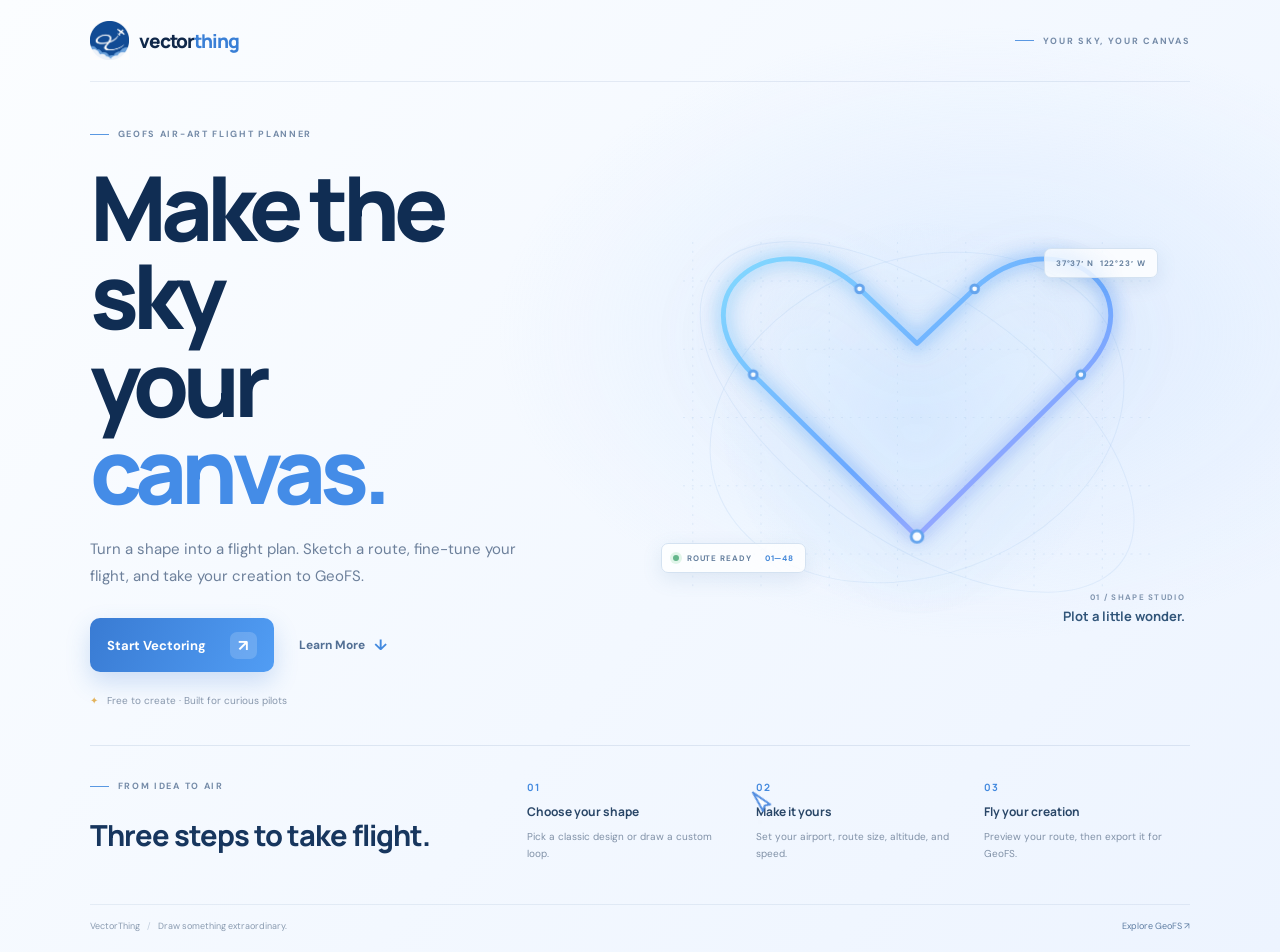
<file: index.html>
<!doctype html>
<html lang="en">
  <head>
    <meta charset="UTF-8" />
    <meta name="viewport" content="width=device-width, initial-scale=1.0" />
    <meta name="theme-color" content="#0b4b99" />
    <meta name="description" content="Design detailed GeoFS air-art flight plans. Choose a shape, set your flight parameters, and export your route as JSON." />
    <title>VectorThing — Draw in the sky</title>
    <link rel="icon" type="image/png" href="Looping Skyplane Emblem.png" />
    <link rel="preconnect" href="https://fonts.googleapis.com" />
    <link rel="preconnect" href="https://fonts.gstatic.com" crossorigin />
    <link href="https://fonts.googleapis.com/css2?family=DM+Sans:wght@400;500;600;700&family=Manrope:wght@400;500;600;700;800&display=swap" rel="stylesheet" />
    <link rel="stylesheet" href="styles.css?v=20261018-1" />
    <link rel="stylesheet" href="drawing.css?v=20261018-1" />
    <link rel="stylesheet" href="drawing-tools.css?v=20261020-2" />
    <link rel="stylesheet" href="airport.css?v=20261018-1" />
    <link rel="stylesheet" href="welcome.css?v=20261018-2" />
    <link rel="stylesheet" href="welcome-responsive.css?v=20261018-1" />
    <link rel="stylesheet" href="theme.css?v=20261020-1" />
  </head>
  <body>
    <section id="welcome-page" class="welcome-page" aria-labelledby="welcome-title">
      <header class="welcome-header">
        <a class="welcome-brand" href="#welcome-page" aria-label="VectorThing home"><img src="Looping Skyplane Emblem.png" alt="" /><span>vector<span>thing</span></span></a>
        <span class="welcome-kicker"><i></i> YOUR SKY, YOUR CANVAS</span>
      </header>
      <main class="welcome-main">
        <div class="welcome-copy">
          <p class="welcome-eyebrow"><span></span> GEOFS AIR-ART FLIGHT PLANNER</p>
          <h1 id="welcome-title">Make the sky<br />your <em>canvas.</em></h1>
          <p class="welcome-lede">Turn a shape into a flight plan. Sketch a route, fine-tune your flight, and take your creation to GeoFS.</p>
          <div class="welcome-actions"><button id="start-vectoring-button" class="welcome-start" type="button">Start Vectoring <span aria-hidden="true">↗</span></button><a class="welcome-learn" href="#welcome-how-it-works">Learn More <span aria-hidden="true">↓</span></a></div>
          <div class="welcome-note"><span aria-hidden="true">✦</span> Free to create · Built for curious pilots</div>
        </div>
        <div class="welcome-art" aria-label="A glowing heart-shaped flight path illustration" role="img">
          <div class="art-orbit orbit-one"></div><div class="art-orbit orbit-two"></div>
          <div class="art-coordinate coordinate-top">37°37′ N&nbsp; 122°23′ W</div><div class="art-coordinate coordinate-bottom"><span></span> ROUTE READY <b>01—48</b></div>
          <svg viewBox="0 0 560 440" aria-hidden="true"><defs><linearGradient id="welcome-route-gradient" x1="0" y1="0" x2="1" y2="1"><stop stop-color="#83d9ff"/><stop offset=".55" stop-color="#6ba8ff"/><stop offset="1" stop-color="#c4a5ff"/></linearGradient><filter id="welcome-route-glow" x="-60%" y="-60%" width="220%" height="220%"><feGaussianBlur stdDeviation="8" result="glow"/><feMerge><feMergeNode in="glow"/><feMergeNode in="SourceGraphic"/></feMerge></filter></defs><path class="art-grid" d="M50 40v360M120 40v360M190 40v360M260 40v360M330 40v360M400 40v360M470 40v360M40 80h480M40 150h480M40 220h480M40 290h480M40 360h480"/><path class="art-heart-shadow" d="M280 342 112 176C26 91 140 12 221 88l59 56 59-56c81-76 195 3 109 88Z"/><path class="art-heart-route" d="M280 342 112 176C26 91 140 12 221 88l59 56 59-56c81-76 195 3 109 88Z"/><g class="art-route-points"><circle cx="280" cy="342" r="6"/><circle cx="112" cy="176" r="4"/><circle cx="221" cy="88" r="4"/><circle cx="339" cy="88" r="4"/><circle cx="448" cy="176" r="4"/></g><g class="art-plane" transform="translate(280 342) rotate(-42)"><path d="m0-17 5 21-5-3-5 3Z"/></g></svg>
          <div class="art-caption"><span>01 / SHAPE STUDIO</span><strong>Plot a little wonder.</strong></div>
        </div>
      </main>
      <section id="welcome-how-it-works" class="welcome-how"><div><span class="welcome-eyebrow"><span></span> FROM IDEA TO AIR</span><h2>Three steps to take flight.</h2></div><div class="welcome-steps"><article><b>01</b><strong>Choose your shape</strong><p>Pick a classic design or draw a custom loop.</p></article><article><b>02</b><strong>Make it yours</strong><p>Set your airport, route size, altitude, and speed.</p></article><article><b>03</b><strong>Fly your creation</strong><p>Preview your route, then export it for GeoFS.</p></article></div></section>
      <footer class="welcome-footer"><span>VectorThing <i>/</i> Draw something extraordinary.</span><a href="https://www.geo-fs.com/" target="_blank" rel="noreferrer">Explore GeoFS ↗</a></footer>
    </section>
    <div class="app-shell">
      <aside class="sidebar">
        <a class="brand" href="#top" aria-label="VectorThing home">
          <span class="brand-mark" aria-hidden="true"><img src="Looping Skyplane Emblem.png" alt="" /></span>
          <span class="brand-name">vector<span>thing</span></span>
        </a>
        <div class="workspace-label">WORKSPACE</div>
        <nav class="side-nav" aria-label="Main navigation">
          <a class="nav-item active" href="#builder"><span class="nav-icon"><svg viewBox="0 0 24 24"><path d="M4 19 19 4M5 5h.01M19 19h.01M5 19h.01M19 5h.01"/><path d="M5 5h14v14H5z"/></svg></span>Shape studio</a>
          <a class="nav-item" href="#route-details"><span class="nav-icon"><svg viewBox="0 0 24 24"><path d="M12 21s7-6.1 7-12a7 7 0 1 0-14 0c0 5.9 7 12 7 12Z"/><circle cx="12" cy="9" r="2.3"/></svg></span>Flight plan</a>
          <a class="nav-item" href="#settings" data-page="settings"><span class="nav-icon"><svg viewBox="0 0 24 24"><path d="M12 8.5a3.5 3.5 0 1 0 0 7 3.5 3.5 0 0 0 0-7Z"/><path d="m19.4 15 .1.1a1.7 1.7 0 0 1-2.4 2.4l-.1-.1a1.7 1.7 0 0 0-2.9 1.2v.2a1.7 1.7 0 0 1-3.4 0v-.2a1.7 1.7 0 0 0-2.9-1.2l-.1.1a1.7 1.7 0 0 1-2.4-2.4l.1-.1a1.7 1.7 0 0 0-1.2-2.9H4a1.7 1.7 0 0 1 0-3.4h.2a1.7 1.7 0 0 0 1.2-2.9l-.1-.1a1.7 1.7 0 0 1 2.4-2.4l.1.1a1.7 1.7 0 0 0 2.9-1.2V2a1.7 1.7 0 0 1 3.4 0v.2a1.7 1.7 0 0 0 2.9 1.2l.1-.1a1.7 1.7 0 0 1 2.4 2.4l-.1.1a1.7 1.7 0 0 0 1.2 2.9h.2a1.7 1.7 0 0 1 0 3.4h-.2a1.7 1.7 0 0 0-1.2 2.9Z"/></svg></span>Settings</a>
        </nav>
        <div class="sidebar-bottom">
          <div class="sidebar-tip"><span class="tip-spark">✳</span><strong>Make the sky yours.</strong><p>Plan a route, take it to GeoFS, and leave your mark up there.</p><a href="https://www.geo-fs.com/" target="_blank" rel="noreferrer">Explore GeoFS <span>↗</span></a></div>
          <div class="sidebar-foot"><span class="online-dot"></span> All systems ready <span class="version">v1.0</span></div>
        </div>
      </aside>

      <main id="top" class="main-area">
        <header class="topbar"><div class="breadcrumb">Workspace <span>/</span> <strong>Shape studio</strong></div><div class="topbar-actions"><div id="discord-account" class="discord-account" hidden><span class="discord-avatar" id="discord-avatar">✦</span><span id="discord-username">Discord member</span><button id="discord-logout-button" type="button">Sign out</button></div><a class="github-link" href="https://github.com/vectorthing/vectorthing.github.io" target="_blank" rel="noreferrer"><svg viewBox="0 0 24 24" aria-hidden="true"><path d="M9 19c-4.3 1.4-4.3-2.5-6-3m12 6v-3.9a3.4 3.4 0 0 0-.9-2.7c3 0 6.1-1.5 6.1-6.5a5 5 0 0 0-1.3-3.5 4.6 4.6 0 0 0-.1-3.5s-1.1-.4-3.7 1.3a12.7 12.7 0 0 0-6.7 0C5.8 1.5 4.7 1.9 4.7 1.9a4.6 4.6 0 0 0-.1 3.5 5 5 0 0 0-1.3 3.5c0 5 3.1 6.5 6.1 6.5a3.4 3.4 0 0 0-.9 2.7V22"/></svg> View on GitHub <span>↗</span></a></div></header>

        <section id="builder" class="page-heading"><div><div class="eyebrow"><span class="eyebrow-line"></span> GEOFS AIR ART PLANNER</div><h1>Draw something<br class="mobile-break" /> <span>extraordinary.</span></h1><p>Turn a simple shape into a flight plan worth looking up for.</p></div></section>

        <section class="builder-grid" aria-label="Flight plan designer">
          <aside class="panel controls-panel">
            <div class="panel-title-row"><div><span class="step-label">01 — DESIGN</span><h2>Shape your route</h2></div><span class="panel-mark">✳</span></div>
            <div class="field-block">
              <div class="field-label-row"><label>Pick a shape</label><span class="field-hint">Choose your canvas</span></div>
              <div class="shape-grid" role="group" aria-label="Choose a flight path shape">
                <button class="shape-option selected" type="button" data-shape="heart" aria-pressed="true"><span class="shape-preview"><svg viewBox="0 0 40 40"><path d="M20 33 6.5 19.5C-1 11.5 10 3 17 10l3 3 3-3c7-7 18 1.5 10.5 9.5Z"/></svg></span><span>Heart</span></button>
                <button class="shape-option" type="button" data-shape="star" aria-pressed="false"><span class="shape-preview"><svg viewBox="0 0 40 40"><path d="m20 3 4.8 10.3 11.2 1.3-8.3 7.6 2.2 11-9.9-5.5-9.9 5.5 2.2-11L4 14.6l11.2-1.3Z"/></svg></span><span>Star</span></button>
                <button class="shape-option" type="button" data-shape="infinity" aria-pressed="false"><span class="shape-preview"><svg viewBox="0 0 40 40"><path d="M20 20c-4-5-7-9-11-7-7 3-3 14 2 14 4 0 6-3 9-7Zm0 0c4 5 7 9 11 7 7-3 3-14-2-14-4 0-6 3-9 7Z"/></svg></span><span>Infinity</span></button>
                <button class="shape-option" type="button" data-shape="circle" aria-pressed="false"><span class="shape-preview"><svg viewBox="0 0 40 40"><circle cx="20" cy="20" r="14"/></svg></span><span>Circle</span></button>
                <button class="shape-option" type="button" data-shape="diamond" aria-pressed="false"><span class="shape-preview"><svg viewBox="0 0 40 40"><path d="m20 4 14 16-14 16L6 20Z"/></svg></span><span>Diamond</span></button>
                <button class="shape-option" type="button" data-shape="square" aria-pressed="false"><span class="shape-preview"><svg viewBox="0 0 40 40"><rect x="7" y="7" width="26" height="26" rx="2"/></svg></span><span>Square</span></button>
                <button class="shape-option" type="button" data-shape="triangle" aria-pressed="false"><span class="shape-preview"><svg viewBox="0 0 40 40"><path d="m20 5 16 29H4Z"/></svg></span><span>Triangle</span></button>
                <button class="shape-option" type="button" data-shape="pentagon" aria-pressed="false"><span class="shape-preview"><svg viewBox="0 0 40 40"><path d="m20 4 15 11-6 19H11L5 15Z"/></svg></span><span>Pentagon</span></button>
                <button class="shape-option" type="button" data-shape="hexagon" aria-pressed="false"><span class="shape-preview"><svg viewBox="0 0 40 40"><path d="m11 5h18l9 15-9 15H11L2 20Z"/></svg></span><span>Hexagon</span></button>
                <button class="shape-option" type="button" data-shape="octagon" aria-pressed="false"><span class="shape-preview"><svg viewBox="0 0 40 40"><path d="m13 4h14l9 9v14l-9 9H13l-9-9V13Z"/></svg></span><span>Octagon</span></button>
                <button class="shape-option" type="button" data-shape="rectangle" aria-pressed="false"><span class="shape-preview"><svg viewBox="0 0 40 40"><rect x="4" y="10" width="32" height="20" rx="2"/></svg></span><span>Rectangle</span></button>
                <button class="shape-option draw-shape-option" id="draw-shape-button" type="button" aria-expanded="false" aria-controls="shape-drawing-panel"><span class="shape-preview draw-plus">＋</span><span>Draw your own</span></button>
              </div>
              <div class="saved-shapes" id="saved-shapes" aria-label="Your saved shapes"></div>
              <div class="shape-drawing-panel" id="shape-drawing-panel" hidden>
                <div class="drawing-heading"><strong>Draw a closed route</strong><button id="close-drawing-button" class="text-button" type="button">Close</button></div>
                <p id="drawing-help">Drag inside the canvas. The ends connect to make a flyable loop.</p>
                <div class="drawing-mode" role="group" aria-label="Drawing mode"><button class="drawing-mode-button selected" type="button" data-drawing-mode="freehand" aria-pressed="true">Freehand</button><button class="drawing-mode-button" type="button" data-drawing-mode="straight" aria-pressed="false">Straight lines · snap to grid</button></div>
                <svg id="shape-drawing-canvas" viewBox="0 0 600 300" role="img" aria-label="Draw a custom flight shape here" tabindex="0">
                  <path class="drawing-guide" d="M30 150H570M300 20V280" />
                  <circle id="drawing-start" cx="0" cy="0" r="0" />
                  <polyline id="drawing-stroke" points="" />
                </svg>
                <div class="drawing-controls"><label class="shape-name-field" for="shape-name">Shape name<input id="shape-name" type="text" maxlength="28" placeholder="My custom shape" /></label><div class="drawing-buttons"><button id="clear-drawing-button" class="secondary-button" type="button">Clear</button><button id="save-shape-button" class="download-button" type="button">Save shape</button></div></div>
              </div>
            </div>
            <div class="field-block location-block">
              <div class="field-label-row"><label for="airport-search">Departure airport</label><span class="field-hint">Search name, city or code</span></div>
              <input id="airport-search" class="airport-search" type="search" placeholder="e.g. Heathrow, Tokyo, KJFK" autocomplete="off" aria-describedby="airport-status" />
              <div class="airport-status" id="airport-status" aria-live="polite">Choose from the airport list below.</div>
              <div class="select-wrap"><select id="location" aria-label="Starting airport"></select><span class="select-chevron">⌄</span></div>
              <button id="custom-location-button" class="text-button coordinate-toggle" type="button" aria-expanded="false" aria-controls="coordinate-fields">Use custom coordinates instead</button>
              <div class="coordinate-fields" id="coordinate-fields" hidden><label><span>LATITUDE</span><input id="latitude" type="number" step="0.0001" value="37.6213" inputmode="decimal" /></label><label><span>LONGITUDE</span><input id="longitude" type="number" step="0.0001" value="-122.3790" inputmode="decimal" /></label></div>
            </div>
            <div class="field-block range-block"><div class="field-label-row"><label for="radius">Shape size</label><span class="value-pill"><span id="radius-value">12</span> <small>NM</small></span></div><input id="radius" class="range-input" type="range" min="4" max="24" value="12" /><div class="range-ends"><span>Compact</span><span>Wide open</span></div></div>
            <div class="field-block range-block"><div class="field-label-row"><label for="waypoints">Route detail</label><span class="value-pill"><span id="waypoints-value">48</span> <small>PTS</small></span></div><input id="waypoints" class="range-input" type="range" min="24" max="96" step="8" value="48" /><div class="range-ends"><span>Smoother turns</span><span>More detail</span></div></div>
            <div class="settings-row">
              <label class="compact-field"><span>CRUISE ALT.</span><span class="input-unit"><input id="altitude" type="number" min="500" max="30000" step="500" value="5500" /><em>ft</em></span></label>
              <label class="compact-field"><span>AIR SPEED</span><span class="input-unit"><input id="speed" type="number" min="40" max="400" step="5" value="110" /><em>kts</em></span></label>
            </div>
            <button id="generate-button" class="primary-button" type="button" onclick="window.openGenerateModal && window.openGenerateModal()"><span>Generate flight plan</span><span class="button-arrow">↗</span></button>
            <div class="privacy-note"><svg viewBox="0 0 16 16"><path d="M8 1.5 2.5 4v3.7c0 3.3 2.3 5.8 5.5 6.8 3.2-1 5.5-3.5 5.5-6.8V4L8 1.5Z"/><path d="m5.5 7.7 1.7 1.7 3.5-3.6"/></svg> Your plan is generated locally in your browser.</div>
          </aside>

          <div class="right-column">
            <section class="panel map-panel" aria-label="Route preview">
              <div class="map-header"><div><span class="step-label">02 — PREVIEW</span><h2>Your sky canvas</h2></div><div class="map-actions"><span class="live-status"><span></span> LIVE PREVIEW</span><button class="icon-button" id="recenter-button" type="button" aria-label="Recenter route" title="Recenter route"><svg viewBox="0 0 20 20"><path d="M10 2v3M10 15v3M2 10h3m10 0h3M6.1 6.1l-2.1-2.1m10 10 2.1 2.1m0-12.1-2.1 2.1m-10 10 2.1-2.1"/><circle cx="10" cy="10" r="4.2"/></svg></button></div></div>
              <div class="map-canvas" id="map-canvas"><svg id="route-map" viewBox="0 0 900 540" role="img" aria-label="Generated flight route preview" preserveAspectRatio="xMidYMid meet"><defs><pattern id="grid-pattern" width="40" height="40" patternUnits="userSpaceOnUse"><path d="M40 0H0V40" fill="none" stroke="#dce5e3" stroke-width="1" stroke-dasharray="2 5"/></pattern><filter id="route-glow" x="-30%" y="-30%" width="160%" height="160%"><feGaussianBlur stdDeviation="5" result="blur"/><feMerge><feMergeNode in="blur"/><feMergeNode in="SourceGraphic"/></feMerge></filter></defs><rect width="900" height="540" fill="#eff4f1"/><rect width="900" height="540" fill="url(#grid-pattern)"/><g class="map-lines" aria-hidden="true"><path d="M-30 398C120 352 172 424 300 382S483 347 572 390s207 2 365-65M-15 115c124 59 186 27 305 65s205 8 298 40 207-28 347 19M82-20c-3 101 92 117 52 206s39 135 4 229 9 122 53 158m556-592c-57 97 18 134-33 222s17 149-25 231 8 137-5 177"/><path d="M-20 285c128-21 164 22 261-8s186-42 258-16 188 35 428-2M283-20c41 77-13 146 28 226s-9 164 48 211 34 99 19 153"/></g><g class="map-labels" aria-hidden="true"><text x="54" y="86">NORTH SECTOR</text><text x="705" y="474">VECTOR AIRSPACE</text><text x="680" y="104">01 / SKY CANVAS</text></g><g id="route-layer"></g><g id="center-layer"></g><g class="north-indicator" aria-hidden="true"><text x="848" y="60">N</text><path d="m848 68 5 11-5-3-5 3Z"/></g></svg><div class="map-coordinate" id="map-coordinate">37.6213° N &nbsp; 122.3790° W</div><div class="map-legend"><span><i class="legend-route"></i> FLIGHT PATH</span><span><i class="legend-center"></i> CENTER POINT</span></div><div class="map-scale"><span></span> 5 NM</div></div>
              <div class="map-footer"><span><i class="footer-dot"></i><span id="map-location">San Francisco International</span></span><span class="map-footer-right"><span>LAT <b id="footer-lat">37.6213°</b></span><span>LON <b id="footer-lon">−122.3790°</b></span></span></div>
            </section>

            <section class="summary-grid" aria-label="Flight plan summary"><article class="summary-card"><div class="summary-icon distance-icon"><svg viewBox="0 0 24 24"><path d="M4 18 9 6l6 12 5-12"/><circle cx="4" cy="18" r="1.5"/><circle cx="20" cy="6" r="1.5"/></svg></div><div><span class="summary-label">ROUTE DISTANCE</span><strong id="distance-value">— <small>NM</small></strong></div><span class="summary-decoration">↗</span></article><article class="summary-card"><div class="summary-icon time-icon"><svg viewBox="0 0 24 24"><circle cx="12" cy="12" r="8.5"/><path d="M12 7v5l3.5 2"/></svg></div><div><span class="summary-label">EST. FLIGHT TIME</span><strong id="time-value">— <small>MIN</small></strong></div><span class="summary-decoration">◷</span></article><article class="summary-card"><div class="summary-icon point-icon"><svg viewBox="0 0 24 24"><path d="M4 17.5 9 6l6 12 5-12"/><circle cx="4" cy="17.5" r="2"/><circle cx="20" cy="6" r="2"/></svg></div><div><span class="summary-label">WAYPOINTS</span><strong id="point-value">48 <small>PTS</small></strong></div><span class="summary-decoration">⌁</span></article></section>

            <section id="route-details" class="panel route-panel"><div class="route-header"><div><span class="step-label">03 — ROUTE DATA</span><h2>Waypoints <span class="count-chip" id="waypoint-count">48</span></h2></div><div class="route-tools"><button id="copy-button" class="secondary-button" type="button"><svg viewBox="0 0 20 20"><rect x="7" y="6" width="9" height="11" rx="1.5"/><path d="M12 6V4.5A1.5 1.5 0 0 0 10.5 3h-6A1.5 1.5 0 0 0 3 4.5v8A1.5 1.5 0 0 0 4.5 14H7"/></svg><span>Copy GeoFS JSON</span></button><button id="download-button" class="download-button" type="button"><svg viewBox="0 0 20 20"><path d="M10 3v9m0 0 3.5-3.5M10 12 6.5 8.5M4 13v3a1 1 0 0 0 1 1h10a1 1 0 0 0 1-1v-3"/></svg><span>Download GeoFS JSON</span></button></div></div><div class="table-wrap"><table><thead><tr><th>WAYPOINT</th><th>LATITUDE</th><th>LONGITUDE</th><th>HEADING</th><th>ALTITUDE</th><th>LEG</th></tr></thead><tbody id="waypoint-table"></tbody></table></div><div class="table-footer"><span id="table-range">Showing 1–6 of 48 waypoints</span><span>GeoFS route JSON · WGS84 decimal degrees</span></div><p class="geofs-import-note">In GeoFS, open <strong>NAV → Flight Plan → Import</strong> and choose this downloaded file.</p></section>
            <footer class="main-footer"><span>VectorThing <span class="footer-divider">/</span> Flight plans are estimates. Fly responsibly.</span><a href="https://github.com/vectorthing/vectorthing.github.io" target="_blank" rel="noreferrer">Built for the love of flight <span>✦</span></a></footer>
          </div>
        </section>
        <section id="settings" class="settings-page" hidden aria-labelledby="settings-title">
          <div class="settings-heading"><div><div class="eyebrow"><span class="eyebrow-line"></span> PREFERENCES</div><h1 id="settings-title">Settings</h1><p>Make VectorThing feel comfortable for you.</p></div></div>
          <article class="panel settings-card" aria-labelledby="appearance-title">
            <div class="settings-card-icon" aria-hidden="true">◐</div>
            <div class="settings-card-copy"><h2 id="appearance-title">Appearance</h2><p>Choose a light or dark look. System follows your device preference.</p></div>
            <div class="theme-options" role="group" aria-label="Color theme">
              <button class="theme-option" type="button" data-theme-choice="light" aria-pressed="false"><span aria-hidden="true">☀</span> Light</button>
              <button class="theme-option" type="button" data-theme-choice="dark" aria-pressed="false"><span aria-hidden="true">☾</span> Dark</button>
              <button class="theme-option" type="button" data-theme-choice="system" aria-pressed="false"><span aria-hidden="true">◑</span> System</button>
            </div>
            <p id="theme-status" class="theme-status" role="status" aria-live="polite"></p>
          </article>
        </section>
      </main>
    </div>
    <div id="toast" class="toast" role="status" aria-live="polite"></div>
    <div id="login-modal" class="login-backdrop" hidden>
      <section class="login-panel" role="dialog" aria-modal="true" aria-labelledby="login-title" aria-describedby="login-description">
        <button id="login-modal-close" class="login-close" type="button" aria-label="Close sign in dialog">✕</button>
        <div class="login-icon" aria-hidden="true"><svg viewBox="0 0 24 24"><path d="M19.7 5.3A18.7 18.7 0 0 0 15 3.8l-.6 1.3a17.2 17.2 0 0 0-4.8 0L9 3.8a18.7 18.7 0 0 0-4.7 1.5C1.3 9.7.5 13.8.9 17.8a18.9 18.9 0 0 0 5.8 2.9l1.3-2.1a12 12 0 0 1-2-.9l.5-.4a13.5 13.5 0 0 0 11 0l.5.4a12 12 0 0 1-2 .9l1.3 2.1a18.9 18.9 0 0 0 5.8-2.9c.5-4.6-.8-8.7-3.4-12.5ZM8.6 14.5c-1 0-1.8-.9-1.8-2s.8-2 1.8-2 1.8.9 1.8 2-.8 2-1.8 2Zm6.8 0c-1 0-1.8-.9-1.8-2s.8-2 1.8-2 1.8.9 1.8 2-.8 2-1.8 2Z"/></svg></div>
        <p class="login-eyebrow">ONE QUICK CONNECTION</p>
        <h2 id="login-title">Your next route<br />starts here.</h2>
        <p id="login-description">Connect with Discord to open the flight-plan studio and start drawing in the sky.</p>
        <p id="login-status" class="login-status" role="status" aria-live="polite"></p>
        <button id="discord-login-button" class="discord-login-button" type="button"><span class="discord-button-icon" aria-hidden="true">◉</span> Continue with Discord <span aria-hidden="true">↗</span></button>
        <p class="login-footnote">Only your Discord username and avatar are requested.</p>
      </section>
    </div>
    <div id="generate-modal" class="modal-backdrop" hidden>
      <div class="modal-panel" role="dialog" aria-modal="true" aria-labelledby="generate-modal-title">
        <button id="generate-modal-close" class="modal-close" type="button" aria-label="Close export dialog" onclick="window.closeGenerateModal && window.closeGenerateModal()">✕</button>
        <p class="step-label">04 — EXPORT</p>
        <h2 id="generate-modal-title">Flight plan ready</h2>
        <p>Use the raw JSON below if a clipboard import is rejected, or generate a SimBrief share link for the same route.</p>
        <section class="radar-next-steps" aria-labelledby="radar-next-steps-title">
          <div class="radar-next-steps-copy"><span class="radar-next-steps-eyebrow">YOUR NEXT STEP</span><h3 id="radar-next-steps-title">Ready to see your work live?</h3><p>Open RadarThing to view your GeoFS flight, or set up its userscript or console loader.</p></div>
          <div class="radar-next-steps-actions">
            <a class="radar-action radar-action-primary" href="https://radarthing.com/radar" target="_blank" rel="noopener noreferrer">Open RadarThing <span aria-hidden="true">↗</span></a>
            <a class="radar-action" href="https://radarthing.com/userscript" target="_blank" rel="noopener noreferrer">Get Tampermonkey script <span aria-hidden="true">↗</span></a>
            <a class="radar-console-guide" href="https://radarthing.com/#install" target="_blank" rel="noopener noreferrer">Console script setup instructions <span aria-hidden="true">↗</span></a>
          </div>
        </section>
        <textarea id="flight-plan-json" class="flight-plan-json" readonly spellcheck="false"></textarea>
        <div class="modal-actions">
          <button id="modal-copy-button" class="secondary-button" type="button" onclick="window.copyModalPlan && window.copyModalPlan()">Copy GeoFS JSON</button>
          <button id="modal-simbrief-button" class="secondary-button" type="button" onclick="window.copySimBriefLink && window.copySimBriefLink()">Get SimBrief link</button>
          <button id="modal-download-button" class="download-button" type="button" onclick="window.downloadModalPlan && window.downloadModalPlan()">Download GeoFS JSON</button>
        </div>
      </div>
    </div>
    <script src="app.js?v=20261020-4"></script>
  </body>
</html>
</file>
<file: styles.css>
:root{font-family:"DM Sans",sans-serif;color:#142e55;background:#f2f6fb;font-synthesis:none;text-rendering:optimizeLegibility;-webkit-font-smoothing:antialiased;--blue:#2878d0;--blue-dark:#185fae;--display:"Manrope",sans-serif}*{box-sizing:border-box}body{min-width:360px;min-height:100vh;margin:0;background:#f2f6fb;color:#142e55}button,input,select{font:inherit}[hidden]{display:none!important}.sidebar{position:fixed;z-index:5;inset:0 auto 0 0;display:flex;width:238px;flex-direction:column;padding:28px 18px 18px;border-right:1px solid #dfe9f3;background:linear-gradient(180deg,#fff,#f7faff)}.brand{display:flex;align-items:center;gap:10px;padding:0 9px;color:#142e55;text-decoration:none}.brand-mark{display:block;width:40px;height:40px;flex:none;overflow:hidden;border-radius:50%}.brand-mark img{display:block;width:100%;height:100%;object-fit:contain}.brand-name{font:800 19px var(--display);letter-spacing:-1px}.brand-name span{color:var(--blue)}.workspace-label{margin:48px 11px 13px;color:#8295ae;font-size:9px;font-weight:700;letter-spacing:1.5px}.side-nav{display:grid;gap:5px}.nav-item{display:flex;height:43px;align-items:center;gap:12px;padding:0 12px;border-radius:9px;color:#7588a2;font-size:12px;font-weight:600;text-decoration:none;transition:.18s}.nav-item:hover,.nav-item.active{background:#e8f2ff;color:#1765b6}.nav-item.active{font-weight:700}.nav-icon{display:grid;width:18px;height:18px;place-items:center}.nav-icon svg{width:17px;height:17px;fill:none;stroke:currentColor;stroke-width:1.7;stroke-linecap:round;stroke-linejoin:round}.sidebar-bottom{margin-top:auto}.sidebar-tip{position:relative;overflow:hidden;padding:17px 15px 16px;border:1px solid #dce9f7;border-radius:11px;background:linear-gradient(145deg,#f1f7ff,#f9fbff)}.sidebar-tip:after{position:absolute;top:-40px;right:-35px;width:91px;height:91px;border:1px solid #d9e7f6;border-radius:50%;box-shadow:0 0 0 13px #edf5ff,0 0 0 26px #f5f9ff;content:""}.tip-spark{position:relative;z-index:1;color:#eab954;font-size:16px}.sidebar-tip strong{display:block;margin:12px 0 5px;font:700 12px var(--display)}.sidebar-tip p{margin:0 0 12px;color:#7185a0;font-size:10px;line-height:1.6}.sidebar-tip a{color:#1e6ab9;font-size:10px;font-weight:700;text-decoration:none}.sidebar-tip a span{margin-left:4px}.sidebar-foot{height:47px;margin-top:17px;padding:16px 3px 0;border-top:1px solid #e7edf5;color:#8a9ab0;font-size:9px;white-space:nowrap}.online-dot{display:inline-block;width:6px;height:6px;margin:0 7px 0 1px;border-radius:50%;background:#43a7e9;box-shadow:0 0 0 3px #e6f3ff;vertical-align:1px}.version{float:right;color:#a1aec0}.main-area{max-width:1730px;margin-left:238px;padding:0 41px 25px}.topbar{display:flex;height:72px;align-items:center;justify-content:space-between;border-bottom:1px solid #dfe8f2}.breadcrumb{color:#8092ac;font-size:11px}.breadcrumb span{margin:0 9px;color:#c5d0de}.breadcrumb strong{color:#536b8c;font-weight:600}.github-link{display:flex;align-items:center;gap:8px;color:#6e829e;font-size:10px;font-weight:600;text-decoration:none}.github-link svg{width:15px;height:15px;fill:none;stroke:currentColor;stroke-width:1.6;stroke-linecap:round;stroke-linejoin:round}.github-link span{color:#95a3b7;font-size:11px}.page-heading{display:flex;align-items:flex-end;justify-content:space-between;padding:31px 1px 24px}.eyebrow,.step-label{display:flex;align-items:center;gap:7px;color:#7389a8;font-size:8px;font-weight:700;letter-spacing:1.55px}.eyebrow-line{display:inline-block;width:16px;height:1px;background:#4a91d7}.page-heading h1{margin:12px 0 8px;color:#17345d;font:800 clamp(30px,3vw,43px)/1.13 var(--display);letter-spacing:-2.2px}.page-heading h1 span{color:var(--blue)}.page-heading p{margin:0;color:#788ba5;font-size:11px}.mobile-break{display:none}.heading-badge{display:flex;align-items:center;gap:10px;margin:0 9px 3px 0;color:#788ba5;font-size:9px;line-height:1.65}.heading-badge strong{color:#365578;font-size:11px}.badge-icon{display:grid;width:37px;height:37px;place-items:center;border:1px solid #dce8f5;border-radius:12px;background:#fff;color:#367fc7;font-size:18px}.builder-grid{display:grid;grid-template-columns:minmax(278px,315px) minmax(0,1fr);align-items:start;gap:17px}.panel{border:1px solid #dfe8f2;border-radius:12px;background:#fff;box-shadow:0 5px 18px rgba(34,75,127,.045)}.panel h2{margin:5px 0 0;color:#203d68;font:700 15px var(--display);letter-spacing:-.4px}.panel-title-row,.map-header,.route-header{display:flex;align-items:center;justify-content:space-between}.panel-title-row{margin-bottom:21px}.panel-mark{color:#4b92d5;font-size:20px}.controls-panel{padding:20px 19px 17px}.field-block{margin:0 0 20px}.field-label-row{display:flex;align-items:center;justify-content:space-between;margin-bottom:10px}.field-label-row>label{color:#425c7e;font-size:10px;font-weight:700}.field-hint{color:#8193aa;font-size:9px}.shape-grid{display:grid;grid-template-columns:repeat(3,1fr);gap:7px}.shape-option{display:flex;height:70px;flex-direction:column;align-items:center;justify-content:center;gap:5px;border:1px solid #e2eaf3;border-radius:8px;background:#fff;color:#70829a;font:500 9px "DM Sans",sans-serif;cursor:pointer;transition:.18s}.shape-option:hover{transform:translateY(-1px);border-color:#9bc5f1}.shape-option.selected{border-color:#80b5ec;background:#edf5ff;box-shadow:0 0 0 1px rgba(40,120,208,.07);color:#1d67b2;font-weight:700}.shape-preview{display:grid;width:30px;height:30px;place-items:center}.shape-preview svg{width:28px;height:28px;fill:none;stroke:#718cac;stroke-width:1.7;stroke-linecap:round;stroke-linejoin:round}.selected .shape-preview svg{stroke:var(--blue)}.select-wrap{position:relative}.select-wrap select{width:100%;height:39px;padding:0 34px 0 11px;appearance:none;border:1px solid #e0e8f1;border-radius:7px;outline:none;background:#fff;color:#405a7e;font:500 10px "DM Sans",sans-serif}.select-wrap select:focus,.coordinate-fields input:focus{border-color:#79afe8;box-shadow:0 0 0 3px #eaf3ff}.select-chevron{position:absolute;top:9px;right:12px;color:#8094ad;font-size:16px;pointer-events:none}.coordinate-fields{display:flex;gap:8px;margin-top:8px}.coordinate-fields label{flex:1;min-width:0}.coordinate-fields label span,.compact-field>span:first-child{display:block;margin:0 0 6px 1px;color:#8294ad;font-size:8px;font-weight:700;letter-spacing:.75px}.coordinate-fields input{width:100%;height:34px;padding:0 8px;border:1px solid #e0e8f1;border-radius:6px;outline:none;color:#405a7e;font:500 10px "DM Sans",sans-serif}.range-block{margin-bottom:19px}.range-block .field-label-row{margin-bottom:8px}.value-pill{min-width:48px;padding:4px 7px;border:1px solid #dce8f4;border-radius:5px;background:#f4f8fd;color:#286db7;text-align:center;font:700 10px "DM Sans",sans-serif}.value-pill small{color:#8093ad;font-size:7px;letter-spacing:.5px}.range-input{width:100%;height:4px;margin:0;appearance:none;border-radius:5px;background:#e1eaf3;outline:none;cursor:pointer}.range-input::-webkit-slider-thumb{width:13px;height:13px;appearance:none;border:3px solid var(--blue);border-radius:50%;background:#fff;box-shadow:0 1px 4px #88add3;cursor:pointer}.range-input::-moz-range-thumb{width:9px;height:9px;border:3px solid var(--blue);border-radius:50%;background:#fff;box-shadow:0 1px 4px #88add3;cursor:pointer}.range-ends{display:flex;justify-content:space-between;margin-top:8px;color:#8798ae;font-size:8px}.settings-row{display:grid;grid-template-columns:1fr 1fr;gap:9px;margin:1px 0 18px}.compact-field{min-width:0}.input-unit{display:flex;height:38px;align-items:center;gap:4px;padding:0 9px;border:1px solid #e0e8f1;border-radius:7px}.input-unit:focus-within{border-color:#79afe8;box-shadow:0 0 0 3px #eaf3ff}.compact-field input{width:100%;min-width:0;border:0;outline:none;background:transparent;color:#405a7e;font:600 11px "DM Sans",sans-serif}.input-unit em{color:#8c9db2;font-size:9px;font-style:normal}.primary-button{display:flex;width:100%;height:43px;align-items:center;justify-content:space-between;padding:0 13px 0 15px;border:0;border-radius:7px;background:var(--blue);box-shadow:0 4px 10px rgba(40,120,208,.18);color:#fff;font:700 10px "DM Sans",sans-serif;cursor:pointer;transition:.18s}.primary-button:hover{transform:translateY(-1px);background:var(--blue-dark);box-shadow:0 6px 13px rgba(40,120,208,.24)}.button-arrow{display:grid;width:23px;height:23px;place-items:center;border-radius:6px;background:rgba(255,255,255,.16);font-size:13px}.privacy-note{display:flex;align-items:center;justify-content:center;gap:6px;margin-top:12px;color:#8a9bb0;font-size:8px}.privacy-note svg{width:12px;height:12px;fill:none;stroke:#5b9bd7;stroke-width:1.2;stroke-linejoin:round;stroke-linecap:round}.right-column{display:grid;min-width:0;gap:13px}.map-panel{overflow:hidden}.map-header{padding:17px 19px 13px}.map-header h2,.route-header h2{font-size:14px}.map-actions{display:flex;align-items:center;gap:11px}.live-status{display:flex;align-items:center;gap:6px;color:#4e7eae;font-size:8px;font-weight:700;letter-spacing:.8px}.live-status>span{width:6px;height:6px;border-radius:50%;background:#4c9ce8;box-shadow:0 0 0 3px #e6f2ff}.icon-button{display:grid;width:29px;height:29px;place-items:center;border:1px solid #e1e9f2;border-radius:7px;background:#fff;color:#8195ae;cursor:pointer}.icon-button:hover{border-color:#a9ccef;color:var(--blue)}.icon-button svg{width:15px;height:15px;fill:none;stroke:currentColor;stroke-width:1.5;stroke-linecap:round;stroke-linejoin:round}.map-canvas{position:relative;height:clamp(280px,32vw,420px);overflow:hidden;background:radial-gradient(ellipse 24% 15% at 17% 76%,rgba(227,242,255,.22),transparent 100%),radial-gradient(ellipse 27% 13% at 77% 24%,rgba(208,231,253,.18),transparent 100%),linear-gradient(150deg,#216bb7 0%,#1557a2 48%,#0a4089 100%)}.map-canvas>svg{display:block;width:100%;height:100%}#route-map>rect:first-of-type{fill:transparent}#grid-pattern path{stroke:rgba(225,241,255,.15)}.map-lines{fill:none;stroke:rgba(227,241,255,.25);stroke-width:2.1;opacity:.75}.map-lines path:nth-child(2){stroke:rgba(227,241,255,.18);stroke-width:1.2}.map-labels{fill:rgba(235,246,255,.7);font:700 8px "DM Sans",sans-serif;letter-spacing:1.5px}.north-indicator text{fill:#e3f1ff;font:700 9px "DM Sans",sans-serif;text-anchor:middle}.north-indicator path{fill:#d7ebff}.map-coordinate,.map-legend{position:absolute;border:1px solid rgba(226,241,255,.22);border-radius:5px;background:rgba(7,42,91,.5);color:#e7f3ff;backdrop-filter:blur(8px)}.map-coordinate{top:14px;left:15px;padding:7px 9px;font-size:8px;font-weight:600;letter-spacing:.2px}.map-legend{bottom:14px;left:15px;display:flex;gap:13px;padding:8px 10px;color:#d7eaff;font-size:7px;font-weight:700;letter-spacing:.6px}.map-legend span{display:flex;align-items:center;gap:5px}.legend-route{width:13px;height:3px;border-radius:4px;background:#fff}.legend-center{width:7px;height:7px;border:1.5px solid #f4c979;border-radius:50%}.map-scale{position:absolute;right:17px;bottom:17px;color:#deedfb;font-size:8px}.map-scale span{display:block;width:39px;height:4px;margin-bottom:4px;border-right:1px solid #deedfb;border-bottom:1.5px solid #deedfb;border-left:1px solid #deedfb}.map-footer{display:flex;height:37px;align-items:center;justify-content:space-between;padding:0 17px;border-top:1px solid #e3ebf3;color:#71849c;font-size:8px}.map-footer>span:first-child{display:flex;align-items:center;gap:7px}.footer-dot{width:5px;height:5px;border-radius:50%;background:#e7b754}.map-footer-right{display:flex;gap:16px;color:#8a9bb0;font-size:7px;letter-spacing:.45px}.map-footer-right b{margin-left:3px;color:#476383;font-size:8px;font-weight:600;letter-spacing:0}.route-path-shadow{fill:none;stroke:#80c7ff;stroke-width:8;opacity:.28;stroke-linecap:round;stroke-linejoin:round}.route-path{fill:none;stroke:#fff;stroke-width:3;stroke-linecap:round;stroke-linejoin:round;filter:drop-shadow(0 0 4px rgba(210,239,255,.7))}.waypoint-dot{fill:#fff;stroke:#155aa5;stroke-width:1.5}.waypoint-dot-major{fill:#fff;stroke:#155aa5;stroke-width:2.2}.start-dot{fill:#fff;stroke:#73b8f3;stroke-width:3}.center-ring{fill:rgba(255,255,255,.1);stroke:#f4c979;stroke-width:1.3;stroke-dasharray:3 4}.center-cross{stroke:#f4c979;stroke-width:1.5;stroke-linecap:round}.summary-grid{display:grid;grid-template-columns:repeat(3,minmax(0,1fr));gap:10px}.summary-card{position:relative;display:flex;min-height:77px;align-items:center;gap:10px;overflow:hidden;padding:14px 12px;border:1px solid #dfe8f2;border-radius:10px;background:#fff}.summary-icon{display:grid;width:32px;height:32px;flex:none;place-items:center;border-radius:9px}.summary-icon svg{width:18px;height:18px;fill:none;stroke:currentColor;stroke-width:1.6;stroke-linecap:round;stroke-linejoin:round}.distance-icon{background:#eaf3ff;color:#317dc9}.time-icon{background:#eef5fc;color:#4d88c2}.point-icon{background:#eaf2fd;color:#527bb8}.summary-card>div:nth-child(2){min-width:0}.summary-label{display:block;color:#8193aa;font-size:7px;font-weight:700;letter-spacing:.8px;white-space:nowrap}.summary-card strong{display:block;margin-top:5px;color:#28466e;font:700 17px var(--display);letter-spacing:-.5px}.summary-card strong small{color:#8597ad;font:700 8px "DM Sans",sans-serif;letter-spacing:.6px}.summary-decoration{position:absolute;top:7px;right:10px;color:#d5e5f6;font-size:12px}.route-panel{overflow:hidden;padding:17px 18px 0}.route-header{padding-bottom:13px}.route-header h2{display:flex;align-items:center;gap:8px}.count-chip{padding:3px 6px;border-radius:4px;background:#edf5ff;color:#3278bd;font:700 8px "DM Sans",sans-serif}.route-tools{display:flex;gap:7px}.secondary-button,.download-button{display:flex;height:31px;align-items:center;justify-content:center;gap:6px;padding:0 9px;border-radius:6px;font:600 8px "DM Sans",sans-serif;cursor:pointer;transition:.16s}.secondary-button{border:1px solid #dfe8f2;background:#fff;color:#627895}.secondary-button:hover{border-color:#9fc6ec;color:#216db8}.download-button{padding:0 10px;border:1px solid var(--blue);background:var(--blue);color:#fff}.download-button:hover{border-color:var(--blue-dark);background:var(--blue-dark)}.route-tools svg{width:13px;height:13px;fill:none;stroke:currentColor;stroke-width:1.5;stroke-linecap:round;stroke-linejoin:round}.table-wrap{max-height:261px;overflow:auto;scrollbar-color:#cbd9e9 transparent;scrollbar-width:thin}table{width:100%;border-collapse:collapse;text-align:left;white-space:nowrap}thead{position:sticky;top:0;z-index:1}th{height:30px;background:#f1f6fc;color:#8193aa;font-size:7px;font-weight:700;letter-spacing:.65px}th:first-child{padding-left:10px;border-radius:5px 0 0 5px}th:last-child{border-radius:0 5px 5px 0}td{height:34px;border-bottom:1px solid #edf2f7;color:#617691;font-size:9px;font-variant-numeric:tabular-nums}td:first-child{padding-left:10px;color:#39577e;font-weight:600}tbody tr:last-child td{border-bottom:0}.wp-id{display:inline-grid;width:20px;height:20px;place-items:center;border:1px solid #dce9f6;border-radius:6px;background:#f4f8fd;color:#3478b7;font-size:8px}.wp-start{border-color:#d2e6fa;background:#eaf4ff;color:#2269ad}.table-footer{display:flex;height:36px;align-items:center;justify-content:space-between;border-top:1px solid #e8eef5;color:#8697ad;font-size:8px}.main-footer{display:flex;justify-content:space-between;padding:2px 1px 3px;color:#8798ad;font-size:8px}.footer-divider{margin:0 5px;color:#d2d9e5}.main-footer a{color:#58799e;text-decoration:none}.main-footer a span{margin-left:3px;color:#e3ad4c}.toast{position:fixed;right:24px;bottom:23px;z-index:10;padding:12px 16px;transform:translateY(8px);border:1px solid #d3e5f8;border-radius:8px;background:#fff;box-shadow:0 8px 28px rgba(30,67,110,.13);color:#2469ac;font-size:11px;font-weight:600;opacity:0;pointer-events:none;transition:all .2s}.toast.visible{transform:translateY(0);opacity:1}@media(min-width:1500px){.main-area{padding-right:54px;padding-left:54px}.builder-grid{grid-template-columns:335px minmax(0,1fr);gap:20px}.controls-panel{padding:22px}.map-canvas{height:420px}}@media(max-width:1120px) and (min-width:901px){.main-area{padding-right:25px;padding-left:25px}.builder-grid{grid-template-columns:280px minmax(0,1fr);gap:13px}.controls-panel{padding:17px 15px}.summary-grid{gap:6px}.summary-card{gap:7px;padding:12px 8px}.summary-icon{width:28px;height:28px}.summary-label{font-size:6.5px}.summary-card strong{font-size:15px}.map-canvas{height:330px}}@media(max-width:900px){.sidebar{width:64px;align-items:center;padding:22px 9px 13px}.brand{padding:0}.brand-mark{width:39px;height:39px}.brand-name,.workspace-label,.nav-item:not(.active),.nav-item.active{font-size:0}.workspace-label{display:none}.side-nav{width:100%;justify-items:center;margin-top:42px}.nav-item{width:42px;height:42px;justify-content:center;padding:0}.nav-icon{width:20px;height:20px}.sidebar-tip{display:none}.sidebar-foot{width:100%;padding:17px 0 0;text-align:center;font-size:0}.online-dot{margin:0}.version{display:none}.main-area{margin-left:64px;padding:0 19px 20px}.builder-grid{grid-template-columns:1fr;gap:12px}.right-column{display:contents}.map-panel{grid-row:1}.controls-panel{grid-row:2}.summary-grid{grid-row:3}.route-panel{grid-row:4}.main-footer{grid-row:5}.map-canvas{height:clamp(290px,46vw,390px)}}@media(max-width:650px){.sidebar{width:53px;padding:17px 6px 10px}.brand-mark{width:36px;height:36px}.side-nav{margin-top:34px}.nav-item{width:38px;height:38px}.main-area{margin-left:53px;padding:0 13px 20px}.topbar{height:57px}.github-link{gap:0;font-size:0}.github-link svg{width:17px;height:17px}.github-link span{display:none}.page-heading{padding:25px 0 19px}.page-heading h1{font-size:31px;letter-spacing:-1.5px}.page-heading p{max-width:255px;font-size:10px;line-height:1.6}.heading-badge{display:none}.controls-panel{padding:17px}.shape-option{height:65px}.summary-grid{gap:6px}.summary-card{min-height:70px;gap:7px;padding:10px 8px}.summary-icon{width:27px;height:27px}.summary-label{font-size:6px}.summary-card strong{font-size:14px}.map-canvas{height:290px}.map-header{padding:15px 14px 11px}.map-footer{padding:0 12px}.map-footer-right{gap:8px}.route-panel{padding:14px 10px 0}.route-header{align-items:flex-start;gap:8px}.route-header h2{font-size:13px}.route-tools{flex-direction:column;gap:4px}.secondary-button,.download-button{height:27px;font-size:8px}.table-wrap{max-height:240px}.table-footer{font-size:7px}.main-footer{flex-direction:column;gap:4px;line-height:1.5}}.modal-backdrop{position:fixed;inset:0;z-index:60;display:grid;place-items:center;background:rgba(11,31,58,.42);backdrop-filter:blur(2px)}.modal-panel{position:relative;width:min(92vw,420px);padding:22px 22px 18px;border:1px solid #dfeaf6;border-radius:18px;background:#fff;box-shadow:0 18px 46px rgba(17,33,50,.18)}.modal-panel h2{margin:8px 0 10px;font:700 28px/1.1 "Manrope",sans-serif;letter-spacing:-.04em;color:#112d57}.modal-panel p{margin:0;color:#5d7697;line-height:1.55}.flight-plan-json{width:100%;height:170px;margin-top:16px;padding:12px 13px;border:1px solid #dfeaf6;border-radius:10px;background:#f7fafc;color:#112d57;font:500 11px/1.5 "DM Sans",sans-serif;resize:vertical}.modal-close{position:absolute;top:12px;right:12px;width:30px;height:30px;border:0;border-radius:8px;background:#edf4ff;color:#2a56a3;cursor:pointer}.modal-close:hover{background:#e2f0ff}.modal-actions{display:flex;flex-wrap:wrap;gap:10px;margin-top:18px}.modal-actions .secondary-button,.modal-actions .download-button{flex:1 1 140px;justify-content:center}.modal-backdrop[hidden]{display:none}
@media(prefers-reduced-motion:reduce){*,*::before,*::after{scroll-behavior:auto!important;transition:none!important}}
</file>
<file: drawing.css>
.shape-drawing-panel{margin-top:10px;padding:12px;border:1px solid #dce8f4;border-radius:9px;background:#f7faff}.drawing-heading{display:flex;align-items:center;justify-content:space-between;color:#365578;font-size:10px}.text-button{padding:3px 6px;border:0;background:transparent;color:#397dbd;font:600 9px "DM Sans",sans-serif;cursor:pointer}.shape-drawing-panel>p{margin:6px 0 10px;color:#8193aa;font-size:9px;line-height:1.5}#shape-drawing-canvas{display:block;width:100%;height:auto;aspect-ratio:2/1;touch-action:none;border:1px solid #dce8f4;border-radius:7px;background-color:#fff;background-image:radial-gradient(#d9e5f1 1px,transparent 1px);background-size:12px 12px;cursor:crosshair}.drawing-guide{fill:none;stroke:#d8e5f1;stroke-width:1;stroke-dasharray:5 7}#drawing-stroke{fill:none;stroke:#2878d0;stroke-width:4;stroke-linecap:round;stroke-linejoin:round}.drawing-controls{display:grid;gap:9px;margin-top:10px}.shape-name-field{display:grid;gap:5px;color:#7185a0;font-size:8px;font-weight:700}.shape-name-field input{height:32px;padding:0 8px;border:1px solid #dfe8f2;border-radius:6px;outline:none;color:#405a7e;font:500 10px "DM Sans",sans-serif}.shape-name-field input:focus{border-color:#79afe8;box-shadow:0 0 0 3px #eaf3ff}.drawing-buttons{display:flex;justify-content:flex-end;gap:6px}.drawing-buttons button{height:29px}.draw-plus{color:var(--blue);font-size:23px;font-weight:400}.saved-shapes{display:flex;flex-wrap:wrap;gap:6px;margin-top:8px}.saved-shape-button{display:flex;max-width:100%;height:30px;align-items:center;gap:5px;padding:0 8px;border:1px solid #e0e8f1;border-radius:6px;background:#fff;color:#70829a;font:500 9px "DM Sans",sans-serif;cursor:pointer}.saved-shape-button:hover,.saved-shape-button.selected{border-color:#80b5ec;background:#edf5ff;color:#1d67b2}.saved-shape-button svg{width:19px;height:19px;overflow:visible;fill:none;stroke:currentColor;stroke-width:2;stroke-linecap:round;stroke-linejoin:round}.saved-shape-button span{overflow:hidden;text-overflow:ellipsis;white-space:nowrap}.geofs-import-note{margin:0;padding:10px 0 12px;border-top:1px solid #e8eef5;color:#71849c;font-size:9px;line-height:1.5}.geofs-import-note strong{color:#365578}.route-tools .secondary-button,.route-tools .download-button{white-space:nowrap}@media(max-width:650px){.shape-drawing-panel{padding:10px}.route-tools .secondary-button,.route-tools .download-button{padding:0 7px;font-size:7px}}
</file>
<file: drawing-tools.css>
.drawing-mode{display:flex;gap:5px;margin:0 0 8px;padding:3px;border:1px solid #dce8f4;border-radius:7px;background:#eef4fb}.drawing-mode-button{flex:1;min-height:28px;padding:5px 7px;border:0;border-radius:5px;background:transparent;color:#7185a0;font:600 9px "DM Sans",sans-serif;cursor:pointer}.drawing-mode-button:hover,.drawing-mode-button.selected{background:#fff;color:#216bb5;box-shadow:0 1px 3px #3154771a}.drawing-mode-button:focus-visible{outline:2px solid #79afe8;outline-offset:1px}#shape-drawing-canvas.grid-drawing{background-color:#fbfdff;background-image:linear-gradient(to right,#d7e5f2 1px,transparent 1px),linear-gradient(to bottom,#d7e5f2 1px,transparent 1px);background-size:3.333333% 6.666667%;cursor:crosshair}#shape-drawing-canvas.grid-drawing .drawing-guide{opacity:.35}#drawing-start{fill:#fff;stroke:#e05e71;stroke-width:3;pointer-events:none}#drawing-stroke{pointer-events:none}@media(max-width:420px){.drawing-mode-button{font-size:8px;padding-inline:4px}}
.radar-next-steps{display:grid;gap:12px;margin-top:16px;padding:15px;border:1px solid #d9e8f7;border-radius:12px;background:linear-gradient(135deg,#f2f8ff,#fbfdff)}.radar-next-steps-eyebrow{color:#4382bd;font-size:8px;font-weight:700;letter-spacing:1.3px}.radar-next-steps h3{margin:5px 0;color:#17345d;font:700 16px "Manrope",sans-serif;letter-spacing:-.3px}.radar-next-steps-copy p{font-size:10px}.radar-next-steps-actions{display:flex;flex-wrap:wrap;gap:7px}.radar-action{display:inline-flex;min-height:32px;align-items:center;justify-content:center;gap:7px;padding:0 10px;border:1px solid #d7e4f2;border-radius:7px;background:#fff;color:#365578;font:600 9px "DM Sans",sans-serif;text-decoration:none}.radar-action:hover{border-color:#8ab8e7;color:#216bb5}.radar-action-primary{border-color:#2878d0;background:#2878d0;color:#fff}.radar-action-primary:hover{border-color:#185fae;background:#185fae;color:#fff}.radar-console-guide{display:inline-flex;min-height:30px;align-items:center;padding:0 3px;color:#397dbd;font:600 9px "DM Sans",sans-serif;text-decoration:none}.radar-console-guide:hover{text-decoration:underline}.radar-action:focus-visible,.radar-console-guide:focus-visible{outline:2px solid #79afe8;outline-offset:2px}@media(max-width:520px){.radar-next-steps{padding:12px}.radar-next-steps-actions{display:grid;grid-template-columns:1fr}.radar-action,.radar-console-guide{justify-content:center}}
</file>
<file: airport.css>
.airport-search{width:100%;height:39px;margin-bottom:5px;padding:0 11px;border:1px solid #e0e8f1;border-radius:7px;outline:none;background:#fff;color:#405a7e;font:500 10px "DM Sans",sans-serif}.airport-search::placeholder{color:#9aabc0}.airport-search:focus{border-color:#79afe8;box-shadow:0 0 0 3px #eaf3ff}.airport-search:disabled{background:#f4f7fa;color:#8293a8}.airport-status{min-height:14px;margin:0 2px 7px;color:#8193aa;font-size:8px;line-height:1.5}.select-wrap select:disabled{background:#f4f7fa;color:#8193aa}.coordinate-toggle{margin:8px 0 0;padding:2px 0}.coordinate-fields{margin-top:8px}
</file>
<file: welcome.css>
:root{--welcome-ink:#10284a;--welcome-muted:#72829a;--welcome-blue:#438df0;--welcome-bg:#f6f9fd}.welcome-page{position:relative;min-height:100vh;overflow:hidden;padding:0 clamp(24px,7vw,112px);background:radial-gradient(ellipse at 77% 35%,rgba(196,221,255,.44),transparent 35%),linear-gradient(130deg,#fbfdff 0%,#f3f8ff 56%,#edf4ff 100%);color:var(--welcome-ink)}.welcome-header{position:relative;z-index:2;display:flex;height:82px;align-items:center;justify-content:space-between;border-bottom:1px solid rgba(52,94,147,.1)}.welcome-brand{display:flex;align-items:center;gap:10px;color:var(--welcome-ink);text-decoration:none}.welcome-brand img{width:39px;height:39px}.welcome-brand>span{font:800 19px Manrope,sans-serif;letter-spacing:-1px}.welcome-brand>span>span{color:#397fd6}.welcome-kicker,.welcome-eyebrow{color:#758ba8;font-size:9px;font-weight:700;letter-spacing:1.7px}.welcome-kicker{display:flex;align-items:center;gap:9px}.welcome-kicker i,.welcome-eyebrow>span{display:inline-block;width:19px;height:1px;background:#5998e2}.welcome-main{display:grid;min-height:570px;grid-template-columns:minmax(320px,.92fr) minmax(420px,1.08fr);align-items:center;gap:clamp(35px,7vw,112px);max-width:1280px;margin:0 auto;padding:46px 0 38px}.welcome-copy{position:relative;z-index:1;animation:welcomeRise .75s .08s both}.welcome-eyebrow{display:flex;align-items:center;gap:9px;margin:0 0 23px}.welcome-copy h1{margin:0;color:#102d53;font:800 clamp(56px,7vw,91px)/.98 Manrope,sans-serif;letter-spacing:-6px}.welcome-copy h1 em{color:#448ce7;font-style:normal}.welcome-lede{max-width:435px;margin:22px 0 28px;color:#6d809b;font-size:15px;line-height:1.8}.welcome-actions{display:flex;align-items:center;gap:25px}.welcome-start{display:flex;min-width:182px;height:54px;align-items:center;justify-content:space-between;gap:24px;padding:0 17px;border:0;border-radius:10px;background:linear-gradient(115deg,#397bd3,#519df4);box-shadow:0 10px 24px rgba(48,120,211,.22);color:#fff;font-size:13px;font-weight:700;cursor:pointer;transition:transform .2s,box-shadow .2s}.welcome-start:hover{transform:translateY(-2px);box-shadow:0 14px 28px rgba(48,120,211,.3)}.welcome-start span{display:grid;width:27px;height:27px;place-items:center;border-radius:7px;background:#ffffff2b;font-size:16px}.welcome-learn{display:flex;align-items:center;gap:9px;color:#526f94;font-size:12px;font-weight:700;text-decoration:none}.welcome-learn span{color:#4289df;font-size:15px;transition:transform .2s}.welcome-learn:hover span{transform:translateY(3px)}.welcome-note{margin-top:22px;color:#8797ac;font-size:10px}.welcome-note span{margin-right:6px;color:#e2b35d}.welcome-art{position:relative;display:grid;min-height:440px;place-items:center;isolation:isolate;animation:welcomeRise .9s .18s both}.welcome-art:before{position:absolute;z-index:-1;width:min(82%,390px);aspect-ratio:1;border-radius:50%;background:radial-gradient(circle,#d7e9ff 0%,rgba(226,239,255,.66) 52%,rgba(224,238,255,0) 72%);content:""}.welcome-art svg{position:relative;width:min(100%,560px);overflow:visible;filter:drop-shadow(0 20px 35px rgba(50,104,169,.12))}.art-grid{fill:none;stroke:#a6c4e74a;stroke-width:1;stroke-dasharray:2 7}.art-heart-shadow{fill:none;stroke:#4788d8;stroke-width:16;opacity:.16;filter:blur(11px)}.art-heart-route{fill:none;stroke:url(#welcome-route-gradient);stroke-width:5;stroke-linecap:round;stroke-linejoin:round;filter:url(#welcome-route-glow);stroke-dasharray:1200;stroke-dashoffset:1200;animation:drawRoute 2s .4s ease-out forwards}.art-route-points circle{fill:#f7fbff;stroke:#64a4ed;stroke-width:3;opacity:0;animation:pointIn .35s ease-out forwards}.art-route-points circle:nth-child(1){animation-delay:1.9s}.art-route-points circle:nth-child(2){animation-delay:1.2s}.art-route-points circle:nth-child(3){animation-delay:1.5s}.art-route-points circle:nth-child(4){animation-delay:1.7s}.art-route-points circle:nth-child(5){animation-delay:1.4s}.art-plane{animation:planeFloat 3s 2.1s ease-in-out infinite;transform-origin:280px 342px}.art-plane path{fill:#fff;stroke:#528de0;stroke-width:2;stroke-linejoin:round}.art-orbit{position:absolute;border:1px solid #8cb5e52b;border-radius:50%;pointer-events:none}.orbit-one{width:78%;height:72%;transform:rotate(-20deg)}.orbit-two{width:92%;height:56%;transform:rotate(35deg)}.art-coordinate{position:absolute;z-index:1;padding:9px 11px;border:1px solid #d4e2f1;border-radius:7px;background:#ffffffc9;box-shadow:0 6px 20px #5384b324;color:#66809f;font-size:8px;font-weight:700;letter-spacing:.9px;backdrop-filter:blur(10px)}.coordinate-top{top:50px;right:6%}.coordinate-bottom{bottom:65px;left:3%;display:flex;align-items:center;gap:8px}.coordinate-bottom>span{width:6px;height:6px;border-radius:50%;background:#65b68b;box-shadow:0 0 0 3px #e1f5e9}.coordinate-bottom b{margin-left:5px;color:#4589d9}.art-caption{position:absolute;right:1%;bottom:13px;display:grid;gap:5px;text-align:right}.art-caption span{color:#8296b0;font-size:8px;font-weight:700;letter-spacing:1.3px}.art-caption strong{color:#315579;font:700 13px Manrope,sans-serif}.welcome-how{display:grid;grid-template-columns:.75fr 1.25fr;gap:40px;max-width:1280px;margin:0 auto;padding:34px 0 42px;border-top:1px solid rgba(52,94,147,.12)}.welcome-how h2{margin:13px 0 0;color:#17365e;font:750 clamp(21px,2.4vw,29px) Manrope,sans-serif;letter-spacing:-1px}.welcome-steps{display:grid;grid-template-columns:repeat(3,1fr);gap:22px}.welcome-steps article{display:grid;align-content:start;gap:9px}.welcome-steps article>b{color:#4289df;font:700 10px Manrope,sans-serif;letter-spacing:1px}.welcome-steps strong{color:#294667;font:700 12px Manrope,sans-serif}.welcome-steps p{margin:0;color:#8091a7;font-size:10px;line-height:1.65}.welcome-footer{display:flex;max-width:1280px;justify-content:space-between;margin:0 auto;padding:15px 0 20px;border-top:1px solid rgba(52,94,147,.09);color:#8a9bb0;font-size:9px}.welcome-footer i{padding:0 5px;color:#c1cddd;font-style:normal}.welcome-footer a{color:#5e7da2;text-decoration:none}.app-shell{display:none}.app-active .welcome-page{display:none}.app-active .app-shell{display:block}.topbar-actions{display:flex;align-items:center;gap:20px}.discord-account{display:flex;align-items:center;gap:8px;color:#536d8e;font-size:10px;font-weight:700}.discord-avatar{display:grid;width:25px;height:25px;place-items:center;overflow:hidden;border-radius:50%;background:#e9f2ff;color:#407fc4}.discord-avatar img{width:100%;height:100%;object-fit:cover}.discord-account button{padding:4px 7px;border:0;border-radius:5px;background:#edf4fd;color:#527398;font-size:9px;cursor:pointer}.login-backdrop{position:fixed;z-index:100;inset:0;display:grid;place-items:center;padding:20px;background:rgba(13,34,62,.48);backdrop-filter:blur(9px);animation:backdropIn .22s ease-out}.login-backdrop[hidden]{display:none}.login-panel{position:relative;width:min(100%,420px);padding:34px 37px 26px;border:1px solid #ffffffb8;border-radius:22px;background:radial-gradient(ellipse at 50% 0%,#eef6ff,transparent 55%),#fff;box-shadow:0 25px 90px rgba(12,37,72,.25);text-align:center;animation:loginPop .48s cubic-bezier(.2,.8,.25,1.2) both}.login-close{position:absolute;top:15px;right:15px;width:30px;height:30px;border:0;border-radius:9px;background:#eff5fc;color:#6d829c;font-size:13px;cursor:pointer}.login-icon{display:grid;width:59px;height:59px;place-items:center;margin:2px auto 18px;border-radius:18px;background:linear-gradient(140deg,#677af0,#4352bc);box-shadow:0 10px 24px #5969d442;animation:iconFloat 2.5s .5s ease-in-out infinite}.login-icon svg{width:32px;height:32px;fill:#fff}.login-eyebrow{margin:0 0 10px;color:#7589a4;font-size:8px;font-weight:700;letter-spacing:1.8px}.login-panel h2{margin:0;color:#17365e;font:800 30px/1.1 Manrope,sans-serif;letter-spacing:-1.2px}.login-panel>p:not(.login-eyebrow):not(.login-footnote):not(.login-status){max-width:300px;margin:13px auto 19px;color:#73849b;font-size:12px;line-height:1.7}.login-status{min-height:0;margin:0;color:#bf4d55;font-size:10px}.login-status:empty{display:none}.discord-login-button{display:flex;width:100%;height:48px;align-items:center;justify-content:space-between;gap:10px;padding:0 14px;border:0;border-radius:9px;background:#5865f2;box-shadow:0 6px 15px #5865f238;color:white;font-size:12px;font-weight:700;cursor:pointer;transition:transform .18s,background .18s}.discord-login-button:hover{transform:translateY(-1px);background:#4752c4}.discord-button-icon{font-size:20px}.login-footnote{margin:14px 0 0;color:#91a0b4;font-size:9px}.login-panel.is-loading .discord-login-button{opacity:.75;pointer-events:none}.login-panel.is-loading .discord-button-icon{animation:spin 1s linear infinite}@keyframes welcomeRise{from{transform:translateY(14px);opacity:0}to{transform:translateY(0);opacity:1}}@keyframes drawRoute{to{stroke-dashoffset:0}}@keyframes pointIn{to{opacity:1}}@keyframes planeFloat{0%,100%{translate:0 0}50%{translate:0 -7px}}@keyframes backdropIn{from{opacity:0}to{opacity:1}}@keyframes loginPop{from{transform:translateY(20px) scale(.93);opacity:0}to{transform:translateY(0) scale(1);opacity:1}}@keyframes iconFloat{0%,100%{transform:translateY(0)}50%{transform:translateY(-4px)}}@keyframes spin{to{transform:rotate(360deg)}}@media(max-width:850px){.welcome-page{padding:0 28px}.welcome-main{min-height:530px;grid-template-columns:1fr 1fr;gap:20px}.welcome-copy h1{font-size:clamp(51px,8vw,72px);letter-spacing:-4px}.welcome-art{min-height:370px}.welcome-how{grid-template-columns:1fr;gap:20px}}@media(max-width:600px){.welcome-page{padding:0 21px}.welcome-header{height:68px}.welcome-brand img{width:34px;height:34px}.welcome-brand>span{font-size:17px}.welcome-kicker{font-size:7px;letter-spacing:1px}.welcome-main{grid-template-columns:1fr;gap:8px;padding:51px 0 27px}.welcome-copy h1{font-size:64px;letter-spacing:-4px}.welcome-lede{max-width:390px;margin:17px 0 23px;font-size:13px}.welcome-art{min-height:300px;max-width:470px;width:100%;margin:-2px auto 0}.welcome-art svg{width:100%}.coordinate-top{top:21px;right:0}.coordinate-bottom{bottom:37px;left:0}.art-caption{right:0;bottom:0}.welcome-how{padding:28px 0;gap:19px}.welcome-steps{gap:11px}.welcome-steps strong{font-size:10px}.welcome-steps p{font-size:9px}.welcome-footer{font-size:8px}.login-panel{padding:31px 25px 23px}}@media(prefers-reduced-motion:reduce){.welcome-page *, .login-backdrop *, .login-backdrop{animation-duration:.01ms!important;animation-iteration-count:1!important;scroll-behavior:auto!important;transition-duration:.01ms!important}}
</file>
<file: welcome-responsive.css>
@media(max-width:850px){.welcome-main{min-height:0;grid-template-columns:1fr;gap:18px;padding:30px 0 28px}.welcome-copy h1{font-size:clamp(50px,8vw,66px);letter-spacing:-3.7px}.welcome-copy .welcome-eyebrow{margin-bottom:15px}.welcome-lede{max-width:520px;margin:14px 0 20px;line-height:1.6}.welcome-art{width:min(100%,590px);min-height:340px;margin:0 auto}.welcome-how{grid-template-columns:1fr;gap:20px}}@media(max-width:600px){.welcome-main{gap:8px;padding:28px 0 23px}.welcome-copy h1{font-size:clamp(48px,11vw,61px);letter-spacing:-3px}.welcome-art{min-height:300px}.topbar-actions{gap:9px}.discord-account{gap:5px;font-size:8px}.discord-avatar{width:22px;height:22px}.discord-account button{font-size:8px}.github-link{gap:0;font-size:0}.github-link svg{width:17px;height:17px}.github-link span{display:none}}
</file>
<file: theme.css>
html{color-scheme:light}body[data-theme="dark"]{color-scheme:dark;background:#0b1220;color:#d8e2ef}body[data-theme="dark"] .app-shell{background:#0b1220}body[data-theme="dark"] .sidebar{border-color:#243247;background:linear-gradient(180deg,#121d2e,#0e1726)}body[data-theme="dark"] .brand,body[data-theme="dark"] .panel h2,body[data-theme="dark"] .page-heading h1,body[data-theme="dark"] .settings-heading h1,body[data-theme="dark"] .settings-card h2{color:#e2ebf7}body[data-theme="dark"] .workspace-label,body[data-theme="dark"] .sidebar-tip p,body[data-theme="dark"] .sidebar-foot,body[data-theme="dark"] .breadcrumb,body[data-theme="dark"] .page-heading p,body[data-theme="dark"] .settings-heading p,body[data-theme="dark"] .field-hint,body[data-theme="dark"] .range-ends,body[data-theme="dark"] .main-footer,body[data-theme="dark"] .map-footer,body[data-theme="dark"] .table-footer{color:#91a2b8}body[data-theme="dark"] .sidebar-tip,body[data-theme="dark"] .panel,body[data-theme="dark"] .summary-card,body[data-theme="dark"] .settings-card{border-color:#26364c;background:#131f31;box-shadow:0 5px 18px rgba(0,0,0,.12)}body[data-theme="dark"] .sidebar-tip:after{border-color:#273950;box-shadow:0 0 0 13px #17243a,0 0 0 26px #111d30}body[data-theme="dark"] .sidebar-tip strong,body[data-theme="dark"] .field-label-row>label,body[data-theme="dark"] .field-label-row label,body[data-theme="dark"] .compact-field>span:first-child{color:#c4d1e1}body[data-theme="dark"] .sidebar-foot,body[data-theme="dark"] .topbar,body[data-theme="dark"] .map-footer,body[data-theme="dark"] .table-footer,body[data-theme="dark"] td{border-color:#26364c}body[data-theme="dark"] .nav-item{color:#9aabc0}body[data-theme="dark"] .nav-item:hover,body[data-theme="dark"] .nav-item.active{background:#1b3150;color:#8bc0ff}body[data-theme="dark"] .breadcrumb strong{color:#d2deed}body[data-theme="dark"] .github-link,body[data-theme="dark"] .main-footer a{color:#9bb4d1}body[data-theme="dark"] .shape-option,body[data-theme="dark"] .saved-shape-button,body[data-theme="dark"] .icon-button,body[data-theme="dark"] .secondary-button{border-color:#304158;background:#172438;color:#bac9db}body[data-theme="dark"] .shape-option.selected,body[data-theme="dark"] .saved-shape-button.selected{border-color:#4a8bd0;background:#1b3555;color:#9bcaff}body[data-theme="dark"] .shape-preview svg{stroke:#9aafc8}body[data-theme="dark"] .selected .shape-preview svg{stroke:#68aaf0}body[data-theme="dark"] .select-wrap select,body[data-theme="dark"] .coordinate-fields input,body[data-theme="dark"] .airport-search,body[data-theme="dark"] .input-unit,body[data-theme="dark"] .shape-name-field input{border-color:#304158;background:#101b2b;color:#d8e2ef}body[data-theme="dark"] .input-unit input,body[data-theme="dark"] .compact-field input{color:#d8e2ef}body[data-theme="dark"] .value-pill,body[data-theme="dark"] .count-chip{border-color:#304b69;background:#1a2e47;color:#93c2f4}body[data-theme="dark"] .range-input{background:#304158}body[data-theme="dark"] th{background:#1c2a3e;color:#9aacc2}body[data-theme="dark"] td{color:#bac9db}body[data-theme="dark"] td:first-child{color:#d0deee}body[data-theme="dark"] .wp-id{border-color:#344b66;background:#1a2b41;color:#a9c9eb}body[data-theme="dark"] .shape-drawing-panel{border-color:#304158;background:#101b2b}body[data-theme="dark"] .drawing-heading{color:#c0d5ed}body[data-theme="dark"] .shape-drawing-panel>p{color:#93a7c0}body[data-theme="dark"] #shape-drawing-canvas{border-color:#304158;background-color:#101b2b;background-image:radial-gradient(#33445b 1px,transparent 1px)}body[data-theme="dark"] #shape-drawing-canvas.grid-drawing{background-color:#101b2b;background-image:linear-gradient(to right,#34465f 1px,transparent 1px),linear-gradient(to bottom,#34465f 1px,transparent 1px)}body[data-theme="dark"] .drawing-guide{stroke:#40536c}body[data-theme="dark"] .drawing-mode{border-color:#304158;background:#172438}body[data-theme="dark"] .drawing-mode-button{color:#9aacc2}body[data-theme="dark"] .drawing-mode-button.selected{background:#253b57;color:#add1fa}body[data-theme="dark"] .map-footer-right,body[data-theme="dark"] .map-footer-right b{color:#bed0e4}body[data-theme="dark"] .modal-panel{border-color:#304158;background:#131f31}body[data-theme="dark"] .modal-panel h2{color:#e2ebf7}body[data-theme="dark"] .modal-panel p{color:#a9bad0}body[data-theme="dark"] .flight-plan-json{border-color:#304158;background:#101b2b;color:#d8e2ef}body[data-theme="dark"] .modal-close{background:#20334c;color:#b8d7fa}body[data-theme="dark"] .radar-next-steps{border-color:#304158;background:linear-gradient(135deg,#17263a,#121e30)}body[data-theme="dark"] .radar-next-steps h3{color:#e2ebf7}body[data-theme="dark"] .radar-action{border-color:#344860;background:#1a2a40;color:#c5d5e8}body[data-theme="dark"] .radar-action-primary{border-color:#2878d0;background:#2878d0;color:#fff}body[data-theme="dark"] .theme-option{border-color:#304158;background:#101b2b;color:#b8c7da}body[data-theme="dark"] .theme-option.selected{border-color:#4486ce;background:#203752;color:#add1fa}body[data-theme="dark"] .settings-card-copy p,body[data-theme="dark"] .theme-status{color:#9aacc2}body[data-theme="dark"] .settings-card-icon{background:#1c3552;color:#8fc1f5}body[data-theme="dark"] .toast{border-color:#304158;background:#131f31;color:#a7cdf8}body[data-theme="dark"] .welcome-page{background:#0b1220;color:#d8e2ef}body[data-theme="dark"] .welcome-header,body[data-theme="dark"] .welcome-footer{border-color:#26364c}body[data-theme="dark"] .welcome-brand,body[data-theme="dark"] .welcome-copy h1,body[data-theme="dark"] .welcome-how h2,body[data-theme="dark"] .welcome-steps strong{color:#e2ebf7}body[data-theme="dark"] .welcome-lede,body[data-theme="dark"] .welcome-steps p,body[data-theme="dark"] .welcome-footer{color:#9aacc2}.settings-page{max-width:940px;margin:0 auto}.settings-heading{padding:34px 1px 22px}.settings-heading h1{margin:12px 0 8px;color:#17345d;font:800 clamp(30px,3vw,43px)/1.13 "Manrope",sans-serif;letter-spacing:-2px}.settings-heading p{margin:0;color:#788ba5;font-size:11px}.settings-card{display:grid;grid-template-columns:44px minmax(0,1fr);align-items:center;gap:0 14px;padding:22px}.settings-card-icon{display:grid;width:42px;height:42px;grid-row:1 / span 2;place-items:center;border-radius:12px;background:#edf5ff;color:#2878d0;font-size:22px}.settings-card-copy h2{margin:0;color:#203d68;font:700 15px "Manrope",sans-serif}.settings-card-copy p{margin:5px 0 0;color:#788ba5;font-size:10px;line-height:1.6}.theme-options{display:flex;grid-column:2;gap:8px;margin-top:18px}.theme-option{display:flex;min-width:100px;height:38px;align-items:center;justify-content:center;gap:7px;padding:0 12px;border:1px solid #dfe8f2;border-radius:8px;background:#fff;color:#627895;font:600 10px "DM Sans",sans-serif;cursor:pointer}.theme-option:hover{border-color:#9fc6ec}.theme-option.selected{border-color:#80b5ec;background:#edf5ff;color:#1d67b2;box-shadow:0 0 0 1px rgba(40,120,208,.07)}.theme-option span{font-size:14px}.theme-status{min-height:14px;grid-column:2;margin:8px 0 0;color:#788ba5;font-size:9px}@media(max-width:560px){.settings-card{grid-template-columns:36px minmax(0,1fr);gap:0 10px;padding:17px}.settings-card-icon{width:36px;height:36px}.theme-options{grid-column:1 / -1;display:grid;grid-template-columns:repeat(3,1fr);gap:6px}.theme-option{min-width:0;padding:0 5px}.theme-status{grid-column:1 / -1}}
</file>
